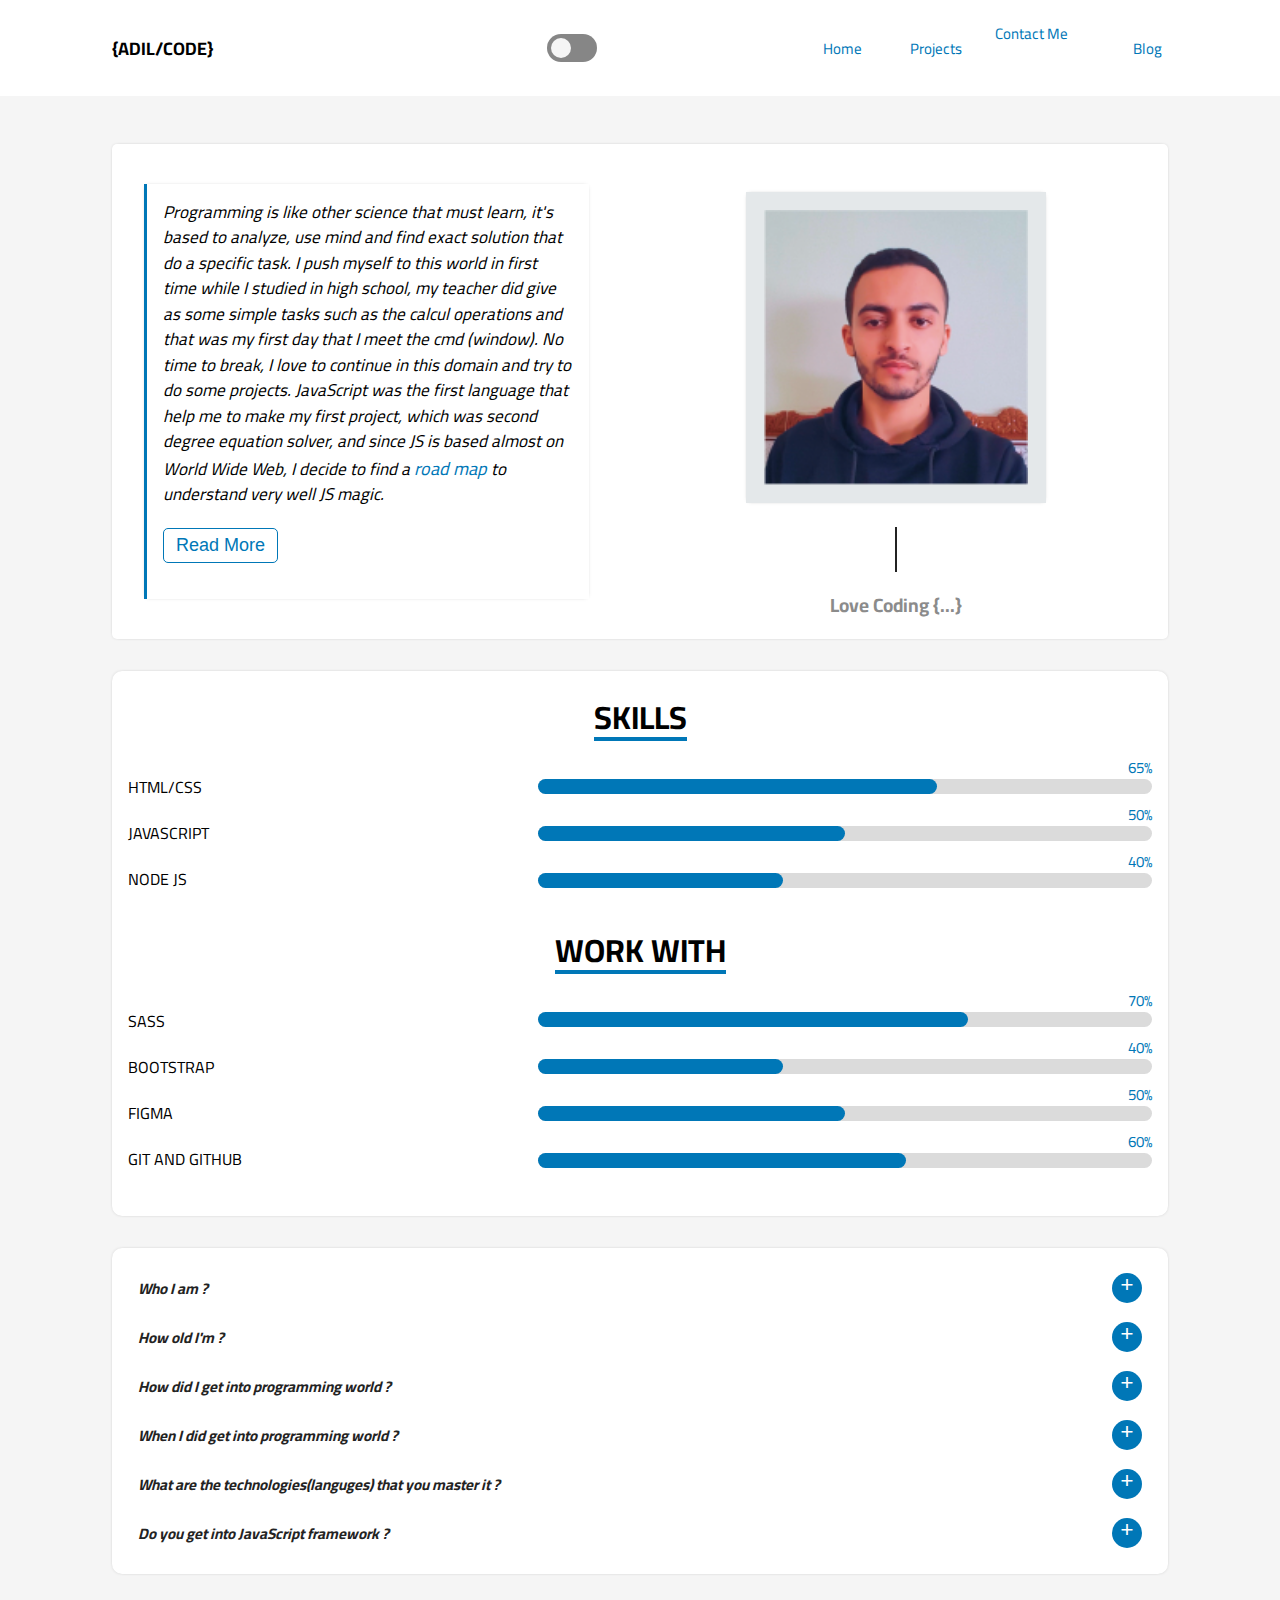
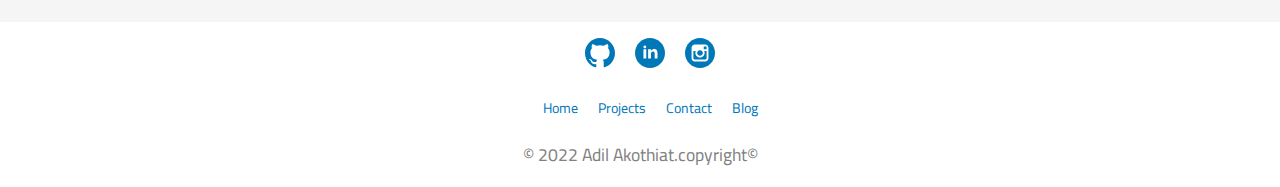
<file: index.html>
<!DOCTYPE html>
<html lang="en">
<head>
    <meta charset="UTF-8">
    <meta http-equiv="X-UA-Compatible" content="IE=edge">
    <meta name="viewport" content="width=device-width, initial-scale=1.0">
    <title>ADIL AKOTHIAT</title>
    <link rel="stylesheet" href="./sass/style.css">
</head>
<body>
    <div class="play"><div class="load"></div></div>
    <header>
        <div class="logo">
            <h1>{ADIL/CODE}</h1>
        </div>
        <div class="mode"></div>
        <div class="nav_bar">
            <div class="nav_bar_menu">
                <div class="ln_1"></div>
                <div class="ln_2"></div>
                <div class="ln_3"></div>
            </div>
            <ul class="drop">
                <li>
                    <a href="/index.html">Home</a>
                </li>
                <li>
                    <a href="./src/projects.html">Projects</a>
                </li>
                <li>
                    <a href="/src/contact.html">Contact Me</a>
                </li>
                <li>
                    <a href="#">Blog</a>
                </li>
            </ul>
        </div>
    </header>
    <main class="resp">
        <section class="intro card_comp">
            <div class="titl">
                <img src="./images/adilAkothiatProfImg.png" alt="Adil Akothiat">
                <h3>Adil Akothiat</h3>
                <h4>Love Coding {...}</h4>
            </div>
            <div class="intr_my">
                <p>
                Programming is like other science that must learn, it's based to analyze, use mind and find exact solution that do a specific task.
                I push myself to this world in first time while I studied in high school, my teacher did give as some simple tasks such as the calcul operations and that was my first day that I meet the cmd (window).
                No time to break, I love to continue in this domain and try to do some projects. JavaScript was the  first language that help me to make my first project, which was second degree equation solver, and since JS is based almost on World Wide Web, I decide to find a <a href="https://jsroadmap.com/#:~:text=JavaScript%20Roadmap%20is%20an%20email,Learning%20JavaScript%20with%20rocket%20speed" target="_blank">road map</a> to understand very well JS magic.<br><button><a href="#">Read More</a></button>
                </p>
            </div>
        </section>
        <section class="skills faq">
            <h3>SKILLS</h3>
            <div>
                <ul>
                    <li>HTML/CSS</li>
                    <li>JAVASCRIPT</li>
                    <li>NODE JS</li>
                </ul>
                <div class="experience">
                    <div></div>
                    <div></div>
                    <div></div>
                </div>
            </div>
            <h3>WORK WITH</h3>
            <div>
                <ul>
                    <li>SASS</li>
                    <li>BOOTSTRAP</li>
                    <li>FIGMA</li>
                    <li>GIT AND GITHUB</li>
                </ul>
                <div class="experience wrk">
                    <div></div>
                    <div></div>
                    <div></div>
                    <div></div>
                </div>
            </div>
        </section>
        <section class="faq">
            <div class="qs">
                <h5>Who I am ?</h5>
                <span>+</span>
            </div>
            <div class="aw">
                <p>
                    I'm Adil Akothiat economics student in Abdelmalek Saadi University from north Africa, it may be strange to study economic and love programming but when I thought a little, I found that economics is not my road.
                </p>
            </div>
            <div class="qs">
                <h5>How old I'm ?</h5>
                <span>+</span>
            </div>
            <div class="aw">
                <p>Born in 2001.(:) </p>
            </div>
            <div class="qs">
                <h5>How did I get into programming world ?</h5>
                <span>+</span>
            </div>
            <div class="aw">
                <p>
                    My door was <a href="https://www.freecodecamp.org/">freecodecamp</a> platform.
                </p>
            </div>
            <div class="qs">
                <h5>When I did get into programming world ?</h5>
                <span>+</span>
            </div>
            <div class="aw">
                <p>
                    I recognized it since 2019 but I start studied seriously before two years ago.
                </p>
            </div>
            <div class="qs">
                <h5> What are the technologies(languges) that you master it ?</h5>
                <span>+</span>
            </div>
            <div class="aw">
                <p>
                    I started firstly by HTML, even though it not a programming language, then I get into CSS and after that, I started learn about JS documentation (basics, higher order function, events...). JavaScript is the technology that made focus me on, understand how web work and begun learn some other concepts like node JS.
                </p>
            </div>
            <div class="qs ls">
                <h5>Do you get into JavaScript framework ?</h5>
                <span>+</span>
            </div>
            <div class="aw">
                <p>
                    I have some information about React, but I did not recommend to anybody start learn JS framework without understand very well the basics and the rules of JS (why not some node JS! :).
                </p>
            </div>
        </section>
    </main>
    <footer>
        <div class="social">
            <a href="https://github.com/Adil-Akothiat" target="_blank">
                <img src="./images/icons/github.svg" alt="github">
            </a>
            <a href="https://www.linkedin.com/in/adil-akothiat-560674221/" target="_blank">
                <img src="./images/icons/linkedin.svg" alt="linkedin">
            </a>
            <a href="https://www.instagram.com/adilakothiat01/" target="_blank">
                <img src="./images/icons/instagram.svg" alt="instagram">
            </a>
        </div>
        <ul>
            <li>
                <a href="/index.html">Home</a>
            </li>
            <li>
                <a href="./src/projects.html">Projects</a>
            </li>
            <li>
                <a href="/src/contact.html">Contact</a>
            </li>
            <li>
                <a href="#">Blog</a>
            </li>
        </ul>
        <p>
            © 2022 Adil Akothiat.copyright&copy
        </p>
    </footer>
    <script src="./js/load.js"></script>
    <script src="./js/header.js"></script>
    <script src="./js/accordion.js"></script>
    <script src="./js/mode.js"></script>
</body>
</html>
</file>
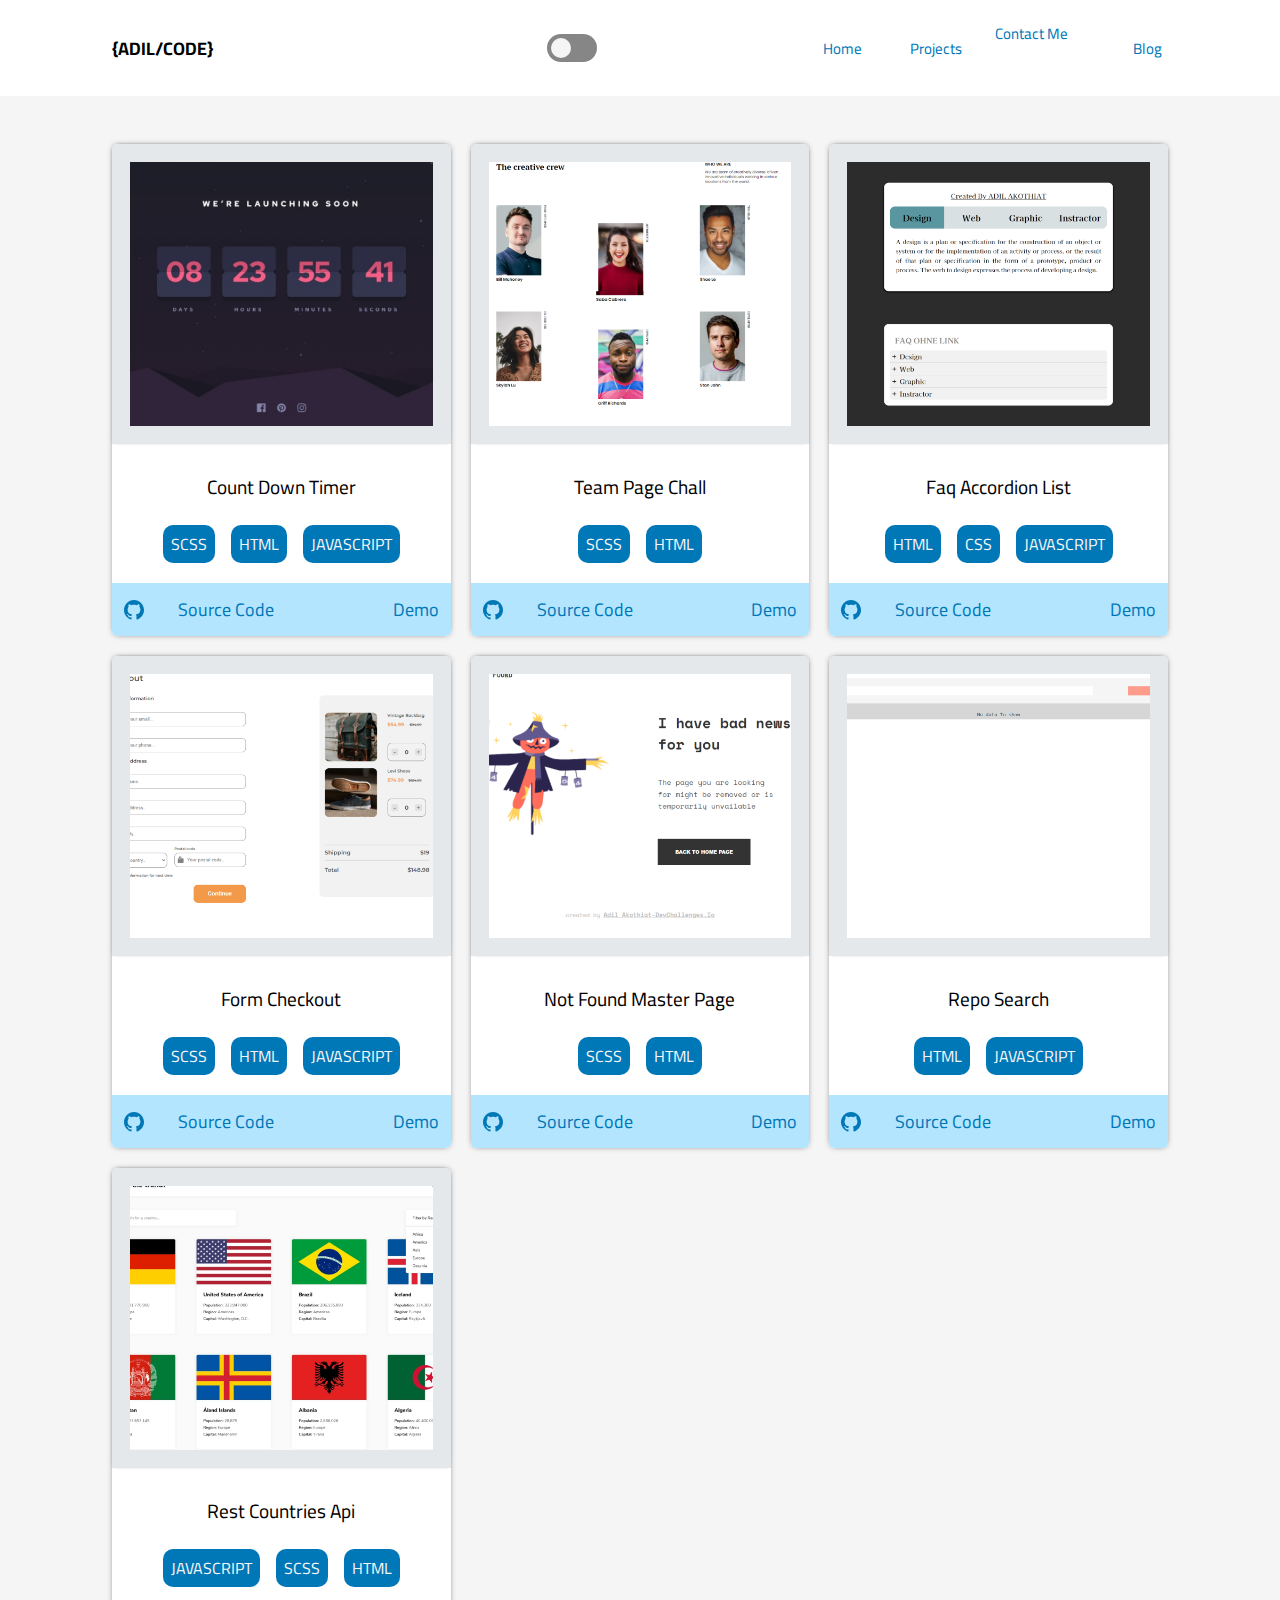
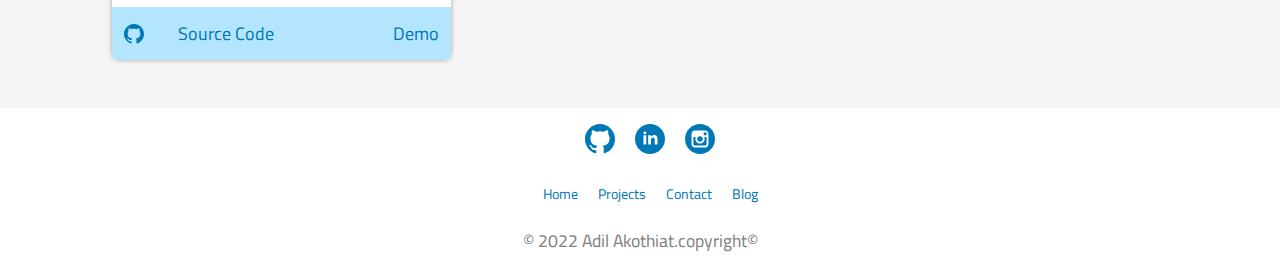
<file: src/projects.html>
<!DOCTYPE html>
<html lang="en">
<head>
    <meta charset="UTF-8">
    <meta http-equiv="X-UA-Compatible" content="IE=edge">
    <meta name="viewport" content="width=device-width, initial-scale=1.0">
    <title>Document</title>
    <link rel="stylesheet" href="../sass/style.css">
</head>
<body>
    <div class="play"><div class="load"></div></div>
    <header>
        <div class="logo">
            <h1>{ADIL/CODE}</h1>
        </div>
        <div class="mode"></div>
        <div class="nav_bar">
            <div class="nav_bar_menu">
                <div class="ln_1"></div>
                <div class="ln_2"></div>
                <div class="ln_3"></div>
            </div>
            <ul class="drop">
                <li>
                    <a href="/index.html">Home</a>
                </li>
                <li>
                    <a href="./projects.html">Projects</a>
                </li>
                <li>
                    <a href="./contact.html">Contact Me</a>
                </li>
                <li>
                    <a href="#">Blog</a>
                </li>
            </ul>
        </div>
    </header>
    <main class="frm resp">
        <div class="projects">
            
        </div>
    </main>
    <footer>
        <div class="social">
            <a href="https://github.com/Adil-Akothiat" target="_blank">
                <img src="../images/icons/github.svg" alt="github">
            </a>
            <a href="https://www.linkedin.com/in/adil-akothiat-560674221/" target="_blank">
                <img src="../images/icons/linkedin.svg" alt="linkedin">
            </a>
            <a href="https://www.instagram.com/adilakothiat01/" target="_blank">
                <img src="../images/icons/instagram.svg" alt="instagram">
            </a>
        </div>
        <ul>
            <li>
                <a href="/index.html">Home</a>
            </li>
            <li>
                <a href="./projects.html">Projects</a>
            </li>
            <li>
                <a href="./contact.html">Contact</a>
            </li>
            <li>
                <a href="#">Blog</a>
            </li>
        </ul>
        <p>
            © 2022 Adil Akothiat.copyright&copy
        </p>
    </footer>
    <script src="../js/load.js"></script>
    <script src="../js/script.js"></script>
    <script src="../js/mode.js"></script>
    <script src="../js/header.js"></script>
</body>
</html>
</file>
<file: sass/style.css>
@import url("https://fonts.googleapis.com/css2?family=Cairo:wght@300;400;500;600;700;800&display=swap");
* {
  margin: 0;
  padding: 0;
  -webkit-box-sizing: border-box;
          box-sizing: border-box;
  list-style: none;
}

body {
  background-color: #F5F5F5;
  font-family: 'Cairo', sans-serif;
}

a {
  text-decoration: none;
  color: #0077B7;
  font-size: 18px;
}

header {
  display: -webkit-box;
  display: -ms-flexbox;
  display: flex;
  -webkit-box-align: center;
      -ms-flex-align: center;
          align-items: center;
  -webkit-box-pack: justify;
      -ms-flex-pack: justify;
          justify-content: space-between;
  padding: 1rem;
  background-color: #fff;
  height: 6rem;
}

header a {
  padding: 5px 12px;
  position: relative;
}

header a::after {
  position: absolute;
  content: "";
  background-color: #0077B7;
  width: 0;
  height: 100%;
  top: 0;
  right: auto;
  left: 0;
  z-index: -1;
  -webkit-transition: all 400ms ease;
  transition: all 400ms ease;
  border-radius: 10px;
}

header a:hover::after, header a:hover {
  width: 100%;
  color: #fff;
}

header .drop {
  position: absolute;
  content: "";
  background-color: #fff;
  margin: 1rem;
  padding: 1rem;
  -webkit-transform: translateX(-200%);
          transform: translateX(-200%);
  width: 90%;
  z-index: 10;
  left: 0;
  border-radius: 0  0 10px 10px;
  -webkit-transition: all 400ms ease;
  transition: all 400ms ease;
}

header .drop li {
  width: 100%;
  border-bottom: 1px solid #aaa;
  padding: 1rem 0;
}

header .drop li:last-child {
  border: none;
}

@media screen and (max-width: 290px) {
  header .drop {
    min-width: 250px;
  }
}

header .down {
  -webkit-transform: translateX(0);
          transform: translateX(0);
}

header .mode {
  cursor: pointer;
  width: 50px;
  height: 28px;
  position: relative;
  content: "";
  background-color: #868686;
  border-radius: 15px;
}

header .mode::after {
  position: absolute;
  content: "";
  background-color: #F5F5F5;
  top: 4px;
  right: auto;
  left: 4px;
  width: 20px;
  height: 20px;
  border-radius: 50%;
  -webkit-transition: all 400ms ease;
  transition: all 400ms ease;
}

header .dark {
  background-color: #F5F5F5;
}

header .dark::after {
  background-color: #868686;
  left: 26px;
}

.nav_bar_menu {
  width: 30px;
  height: 30px;
  position: relative;
  cursor: pointer;
}

.nav_bar_menu div {
  width: 30px;
  height: 2px;
  position: absolute;
  content: "";
  background-color: #232323;
  margin: 7px 0;
  -webkit-transition: all 400ms ease;
  transition: all 400ms ease;
  left: 0;
}

.ln_1 {
  top: 0;
}

.ln_2 {
  top: 7px;
}

.ln_3 {
  bottom: 0;
}

.open .ln_2 {
  opacity: 0;
}

.open .ln_1 {
  top: 7px;
  -webkit-transform: rotate(45deg);
          transform: rotate(45deg);
}

.open .ln_3 {
  top: 7px;
  -webkit-transform: rotate(-45deg);
          transform: rotate(-45deg);
}

.logo {
  font-size: 9px;
}

@media screen and (min-width: 400px) {
  header {
    padding: 1rem 2rem;
  }
}

@media screen and (min-width: 600px) {
  header {
    padding: 1rem 3rem;
  }
}

@media screen and (min-width: 800px) {
  header .drop {
    width: 100%;
    text-align: right;
    margin: 0;
    padding: 0;
    position: static;
    content: "";
    background-color: transparent;
    display: -webkit-box;
    display: -ms-flexbox;
    display: flex;
    -webkit-box-align: center;
        -ms-flex-align: center;
            align-items: center;
    -webkit-box-pack: unset;
        -ms-flex-pack: unset;
            justify-content: unset;
    -webkit-transform: translateX(0);
            transform: translateX(0);
  }
  header .drop a {
    font-size: 16px;
    padding: 10px 6px;
  }
  header .drop li {
    border: none;
    width: 100%;
    margin-left: 1rem;
  }
  header .nav_bar {
    width: 450px;
  }
  header .logo {
    width: 25%;
  }
  .nav_bar_menu {
    display: none;
  }
}

@media screen and (min-width: 900px) {
  header {
    padding: 1rem 5rem;
  }
}

@media screen and (min-width: 1100px) {
  header .nav_bar {
    width: 400px;
  }
  header .drop a {
    font-size: 15px;
  }
}

@media screen and (min-width: 1200px) {
  header {
    padding: 1rem 7rem;
  }
}

main {
  margin: 2rem auto;
}

.resp {
  padding: 1rem;
}

.resp img {
  -webkit-box-shadow: 0px 0px 4px -3px #232323;
          box-shadow: 0px 0px 4px -3px #232323;
  width: 100%;
  cursor: pointer;
  -o-object-fit: cover;
     object-fit: cover;
  padding: 18px;
  background: #e4e8ea;
  opacity: 1;
  -webkit-transition: all 400ms ease;
  transition: all 400ms ease;
}

@media screen and (min-width: 300px) {
  .resp img {
    width: 260px;
  }
}

@media screen and (min-width: 400px) {
  .resp img {
    width: 300px;
  }
}

.pr_img {
  padding: 20px;
  position: relative;
}

.pr_img::before {
  position: absolute;
  content: "";
  background-color: #0077B7;
  width: 0px;
  height: 0px;
  top: auto;
  right: auto;
  left: 0;
  z-index: -1;
  -webkit-transition: all 400ms ease;
  transition: all 400ms ease;
}

.pr_img:hover::after {
  width: 100%;
  height: 100%;
}

.card_comp {
  margin-bottom: 2rem;
}

.card_comp .titl {
  text-align: center;
}

.card_comp .titl h3 {
  font-size: 2.8rem;
  margin: 15px auto;
  width: 0px;
  border-right: 2px solid #232323;
  line-height: 1;
  font-style: italic;
  white-space: nowrap;
  overflow: hidden;
  -webkit-animation: text-writer 2s steps(12) 1s both alternate, blink- 1s infinite;
          animation: text-writer 2s steps(12) 1s both alternate, blink- 1s infinite;
}

@-webkit-keyframes text-writer {
  0% {
    width: 0px;
  }
  100% {
    width: 290px;
  }
}

@keyframes text-writer {
  0% {
    width: 0px;
  }
  100% {
    width: 290px;
  }
}

@-webkit-keyframes blink- {
  0% {
    border-right-color: transparent;
  }
  100% {
    border-right-color: #868686;
  }
}

@keyframes blink- {
  0% {
    border-right-color: transparent;
  }
  100% {
    border-right-color: #868686;
  }
}

.card_comp .titl h4 {
  font-size: 1.2rem;
  color: #8b8b8b;
}

.card_comp .intr_my {
  -webkit-box-shadow: 0px 0px 4px -3px #232323;
          box-shadow: 0px 0px 4px -3px #232323;
  margin: 2rem 0;
}

.card_comp .intr_my p {
  line-height: 1.5;
  font-size: 17px;
  padding: 1rem;
  border-radius: 10px;
  font-style: italic;
  background-color: #fff;
  border-radius: 0;
  border-left: 3px solid #0077B7;
}

.card_comp .intr_my p a {
  color: #0077B7;
}

.card_comp .intr_my button {
  background-color: transparent;
  margin: 20px 0;
  padding: 6px 12px;
  border: 1px solid #0077B7;
  border-radius: 5px;
}

@media screen and (min-width: 400px) {
  .resp {
    padding: 1rem 2rem;
  }
}

@media screen and (min-width: 600px) {
  .resp {
    padding: 1rem 3rem;
  }
}

@media screen and (min-width: 900px) {
  .resp {
    padding: 1rem 5rem;
  }
}

@media screen and (min-width: 1000px) {
  .resp .card_comp {
    display: -ms-grid;
    display: grid;
    -webkit-box-align: center;
        -ms-flex-align: center;
            align-items: center;
    -webkit-box-pack: justify;
        -ms-flex-pack: justify;
            justify-content: space-between;
    -webkit-box-shadow: 0px 0px 4px -3px #232323;
            box-shadow: 0px 0px 4px -3px #232323;
    padding: 1rem;
    background-color: #FFF;
    border-radius: 5px;
    -ms-grid-columns: 45% 50%;
        grid-template-columns: 45% 50%;
  }
  .resp .card_comp .intr_my {
    margin: 0 0 0 1rem;
  }
  .resp .titl {
    -ms-grid-column: 2;
        grid-column-start: 2;
  }
  .resp .intr_my {
    -ms-grid-row: 1;
        grid-row-start: 1;
  }
  .darkness .resp .card_comp {
    background-color: #2b2b2b;
  }
  .titl img {
    margin-top: 2rem;
  }
}

@media screen and (min-width: 1200px) {
  .resp {
    padding: 1rem 7rem;
  }
}

@media screen and (min-width: 1500px) {
  main {
    max-width: 1400px;
  }
}

.skills {
  background-color: #fff;
  padding: 1rem;
  border-radius: 10px;
  margin: 2rem auto;
}

.skills h3 {
  width: -webkit-fit-content;
  width: -moz-fit-content;
  width: fit-content;
  margin: auto;
  font-size: 2rem;
  position: relative;
}

.skills h3::before {
  position: absolute;
  content: "";
  background-color: #0077B7;
  width: 100%;
  height: 4px;
  bottom: 6px;
  left: 0;
}

.skills > div {
  display: -webkit-box;
  display: -ms-flexbox;
  display: flex;
  -webkit-box-align: center;
      -ms-flex-align: center;
          align-items: center;
  -webkit-box-pack: justify;
      -ms-flex-pack: justify;
          justify-content: space-between;
}

.skills ul {
  width: -webkit-fit-content;
  width: -moz-fit-content;
  width: fit-content;
}

.skills ul li {
  margin: 1rem 0;
}

.experience {
  width: 60%;
}

.experience div {
  width: 100%;
  height: 15px;
  margin: 2rem 0;
  background-color: #dbdbdb;
  border-radius: 20px;
  position: relative;
}

.experience div::before {
  position: absolute;
  content: "";
  background-color: #0077B7;
  border-radius: 20px;
  top: 0;
  right: unset;
  left: 0;
  width: 0px;
  height: 100%;
  z-index: 100;
}

.experience div::after {
  position: absolute;
  content: "";
  background-color: transparent;
  top: -1.6rem;
  right: 0;
  left: unset;
  font-size: 15px;
  color: #0077B7;
}

.experience div:nth-child(1)::before {
  width: 65%;
}

.experience div:nth-child(2)::before {
  width: 50%;
}

.experience div:nth-child(3)::before {
  width: 40%;
}

.experience div:nth-child(1)::after {
  content: '65%';
}

.experience div:nth-child(2)::after {
  content: '50%';
}

.experience div:nth-child(3)::after {
  content: '40%';
}

.wrk div:nth-child(1)::before {
  width: 70%;
}

.wrk div:nth-child(2)::before {
  width: 40%;
}

.wrk div:nth-child(3)::before {
  width: 50%;
}

.wrk div:nth-child(4)::before {
  width: 60%;
}

.wrk div:nth-child(1)::after {
  content: '70%';
}

.wrk div:nth-child(2)::after {
  content: '40%';
}

.wrk div:nth-child(3)::after {
  content: '50%';
}

.wrk div:nth-child(4)::after {
  content: '60%';
}

.faq {
  border-radius: 10px;
  -webkit-box-shadow: 0px 0px 4px -3px #232323;
          box-shadow: 0px 0px 4px -3px #232323;
  background-color: #fff;
  padding: 1rem;
}

.qs {
  width: 100%;
  padding: 10px;
  position: relative;
  -webkit-transition: all 300ms ease-in-out;
  transition: all 300ms ease-in-out;
  cursor: pointer;
}

.qs h5 {
  font-size: 15px;
  color: #232323;
  font-weight: 700;
  max-width: 200px;
  font-style: italic;
}

@media screen and (max-width: 290px) {
  .qs h5 {
    max-width: 100px;
  }
}

@media screen and (min-width: 400px) {
  .qs h5 {
    max-width: 250px;
  }
}

@media screen and (min-width: 500px) {
  .qs h5 {
    max-width: 300px;
  }
}

@media screen and (min-width: 600px) {
  .qs h5 {
    max-width: 350px;
  }
}

@media screen and (min-width: 700px) {
  .qs h5 {
    max-width: 500px;
  }
}

.qs span {
  font-family: monospace;
  position: absolute;
  content: "";
  background-color: #0077B7;
  top: calc(50% - 15px);
  right: 10px;
  left: auto;
  width: 30px;
  height: 30px;
  font-size: 1.4rem;
  text-align: center;
  color: #fff;
  border-radius: 50%;
  -webkit-transition: all 400ms ease;
  transition: all 400ms ease;
}

.qs:hover {
  background-color: #efefef;
}

.qs .rt {
  -webkit-transform: rotate(225deg);
          transform: rotate(225deg);
}

.aw {
  max-height: 0px;
  overflow: hidden;
  position: relative;
  margin-left: 20px;
  -webkit-transition: all 400ms ease;
  transition: all 400ms ease;
  z-index: 10;
}

.aw p {
  line-height: 1.5;
  font-size: 17px;
  padding: 1rem;
  border-radius: 10px;
  font-style: italic;
  background-color: #fff;
}

.aw p a {
  color: #0077B7;
}

.aw::after, .aw::before {
  position: absolute;
  content: "";
  background-color: #0077B7;
  top: auto;
  right: auto;
  left: 0;
}

.aw::after {
  width: 2px;
  height: 0px;
  top: 0;
}

.aw::before {
  width: 0px;
  height: 2px;
  bottom: 0;
}

.open_list {
  max-height: 40rem;
}

.open_list::after, .open_list::before {
  -webkit-animation: 500ms forwards linear;
          animation: 500ms forwards linear;
}

.open_list::after {
  -webkit-animation-name: go_down;
          animation-name: go_down;
}

.open_list::before {
  -webkit-animation-name: go_right;
          animation-name: go_right;
  -webkit-animation-delay: 500ms;
          animation-delay: 500ms;
}

@-webkit-keyframes go_down {
  0% {
    height: 0px;
  }
  100% {
    height: 100%;
  }
}

@keyframes go_down {
  0% {
    height: 0px;
  }
  100% {
    height: 100%;
  }
}

@-webkit-keyframes go_right {
  0% {
    width: 0px;
  }
  100% {
    width: 100%;
  }
}

@keyframes go_right {
  0% {
    width: 0px;
  }
  100% {
    width: 100%;
  }
}

footer {
  padding: 1rem;
  background-color: #fff;
  padding: 1rem;
}

footer p {
  text-align: center;
  color: #808080;
  font-size: 1.1rem;
}

footer a {
  font-size: 14px;
}

footer img {
  width: 30px;
  height: 30px;
  margin-left: 20px;
}

footer ul {
  display: -webkit-box;
  display: -ms-flexbox;
  display: flex;
  -webkit-box-align: center;
      -ms-flex-align: center;
          align-items: center;
  -webkit-box-pack: unset;
      -ms-flex-pack: unset;
          justify-content: unset;
  margin: 1rem auto;
  width: -webkit-fit-content;
  width: -moz-fit-content;
  width: fit-content;
}

footer li {
  margin-left: 20px;
}

.social {
  display: -webkit-box;
  display: -ms-flexbox;
  display: flex;
  -webkit-box-align: center;
      -ms-flex-align: center;
          align-items: center;
  -webkit-box-pack: unset;
      -ms-flex-pack: unset;
          justify-content: unset;
  margin: auto;
  width: -webkit-fit-content;
  width: -moz-fit-content;
  width: fit-content;
}

.darkness {
  background-color: #232323;
  color: #F5F5F5;
}

.darkness .resp .intro p {
  background-color: #2b2b2b;
  color: #F5F5F5;
}

.darkness header, .darkness footer {
  background-color: #2b2b2b;
}

.darkness header p, .darkness footer p {
  color: #F5F5F5;
}

.darkness header .nav_bar_menu div {
  background-color: #F5F5F5;
}

.darkness .faq {
  background-color: #2b2b2b;
}

.darkness .qs h5 {
  color: #F5F5F5;
}

.darkness .aw p {
  background-color: #2b2b2b;
}

.darkness .qs:hover {
  background-color: #868686;
}

.darkness header .drop {
  background-color: #2b2b2b;
}

.darkness .card {
  background-color: #2b2b2b;
  color: #F5F5F5;
}

.darkness .play {
  background-color: #2b2b2b;
  color: #F5F5F5;
}

.frm .card_comp {
  display: block;
  padding: 1rem;
}

.frm input {
  width: 100%;
  outline: none;
  padding: 10px 20px;
  border: 1px solid #aaa;
  border-radius: 5px;
  margin: 1rem 0;
}

.frm textarea {
  width: 100%;
  outline: none;
  padding: 10px 20px;
  border: 1px solid #aaa;
  border-radius: 5px;
  margin: 1rem 0;
  height: 8rem;
}

.frm form {
  width: -webkit-fit-content;
  width: -moz-fit-content;
  width: fit-content;
  margin: auto;
}

.frm [type=submit] {
  background-color: transparent;
  display: block;
  border: 2px solid #0077B7;
  cursor: pointer;
  color: #0077B7;
  -webkit-transition: all 400ms ease;
  transition: all 400ms ease;
}

.frm [type=submit]:hover {
  color: #F5F5F5;
  background-color: #0077B7;
}

.alert_form {
  text-align: center;
  color: #232323;
  border: 0px solid #868686;
  width: -webkit-fit-content;
  width: -moz-fit-content;
  width: fit-content;
  margin: auto;
  cursor: pointer;
}

.form_success {
  border-width: 2px;
  border-color: #397c21;
  color: #397c21;
  background-color: #c5fcbe;
}

.form_fail {
  border-width: 2px;
  color: #f15252;
  border-color: #f15252;
  background-color: #ffc0c0;
}

@media screen and (min-width: 400px) {
  .frm input {
    width: 300px;
  }
}

@media screen and (min-width: 600px) {
  .frm input {
    width: 500px;
  }
}

.frm .fail_input {
  border-color: #f15252;
}

.pd {
  padding: 5px 20px;
}

.projects {
  display: -ms-grid;
  display: grid;
  -webkit-box-align: center;
      -ms-flex-align: center;
          align-items: center;
  -webkit-box-pack: justify;
      -ms-flex-pack: justify;
          justify-content: space-between;
  -webkit-column-gap: 20px;
          column-gap: 20px;
  row-gap: 20px;
}

.card {
  background-color: #fff;
  text-align: center;
  text-transform: capitalize;
  -webkit-box-shadow: 0px 0px 7px -3px #232323;
          box-shadow: 0px 0px 7px -3px #232323;
  -webkit-transition: all 400ms ease;
  transition: all 400ms ease;
  border-radius: 5px;
}

.card > img {
  height: 300px;
  width: 100%;
  -o-object-fit: cover;
     object-fit: cover;
  cursor: unset;
}

.card h4 {
  margin-top: 1rem;
  font-size: 1.2rem;
  font-weight: 400;
}

.card:hover {
  -webkit-transform: scale(1.05);
          transform: scale(1.05);
}

.card > img {
  border-radius: 5px 5px 0 0;
}

.technologies {
  text-transform: uppercase;
  margin: 1rem 0;
  display: -webkit-box;
  display: -ms-flexbox;
  display: flex;
  -webkit-box-align: center;
      -ms-flex-align: center;
          align-items: center;
  -webkit-box-pack: center;
      -ms-flex-pack: center;
          justify-content: center;
}

.technologies div {
  margin: 4px 8px;
  padding: 4px 8px;
  width: -webkit-fit-content;
  width: -moz-fit-content;
  width: fit-content;
  background-color: #0077B7;
  border-radius: 10px;
  color: #F5F5F5;
}

.pro_src {
  background-color: #b4e5ff;
  padding: 10px 12px;
  border-radius: 0 0 5px 5px;
  display: -webkit-box;
  display: -ms-flexbox;
  display: flex;
  -webkit-box-align: center;
      -ms-flex-align: center;
          align-items: center;
  -webkit-box-pack: justify;
      -ms-flex-pack: justify;
          justify-content: space-between;
}

.pro_src [alt="src code"] {
  width: 32%;
  text-align: start;
}

.pro_src [alt="demo site"] {
  width: 40%;
  text-align: end;
}

@media screen and (min-width: 300px) {
  .projects {
    -ms-grid-columns: 100%;
        grid-template-columns: 100%;
  }
}

@media screen and (min-width: 700px) {
  .projects {
    -ms-grid-columns: 50% 50%;
        grid-template-columns: 50% 50%;
  }
}

@media screen and (min-width: 1200px) {
  .projects {
    -ms-grid-columns: (1fr)[3];
        grid-template-columns: repeat(3, 1fr);
  }
}

.play {
  display: none;
  width: 100%;
  height: 100%;
  position: absolute;
  content: "";
  background-color: transparent;
  top: unset;
  right: unset;
  left: 0;
  background-color: #F5F5F5;
  z-index: 100;
}

.load {
  display: none;
  position: absolute;
  content: "";
  background-color: transparent;
  top: 50%;
  right: unset;
  left: 50%;
  width: 50px;
  height: 50px;
  -webkit-transform: translate(-50%, -50%);
          transform: translate(-50%, -50%);
  border: 4px solid #0077B7;
  z-index: 200;
  border-radius: 50%;
  border-right-color: transparent;
  border-bottom-color: transparent;
  -webkit-animation: snip 400ms linear infinite;
          animation: snip 400ms linear infinite;
}

@-webkit-keyframes snip {
  0% {
    -webkit-transform: rotate(0turn);
            transform: rotate(0turn);
  }
  100% {
    -webkit-transform: rotate(1turn);
            transform: rotate(1turn);
  }
}

@keyframes snip {
  0% {
    -webkit-transform: rotate(0turn);
            transform: rotate(0turn);
  }
  100% {
    -webkit-transform: rotate(1turn);
            transform: rotate(1turn);
  }
}

@media screen and (max-width: 290px) {
  body {
    min-width: 300px;
  }
}
/*# sourceMappingURL=style.css.map */
</file>
